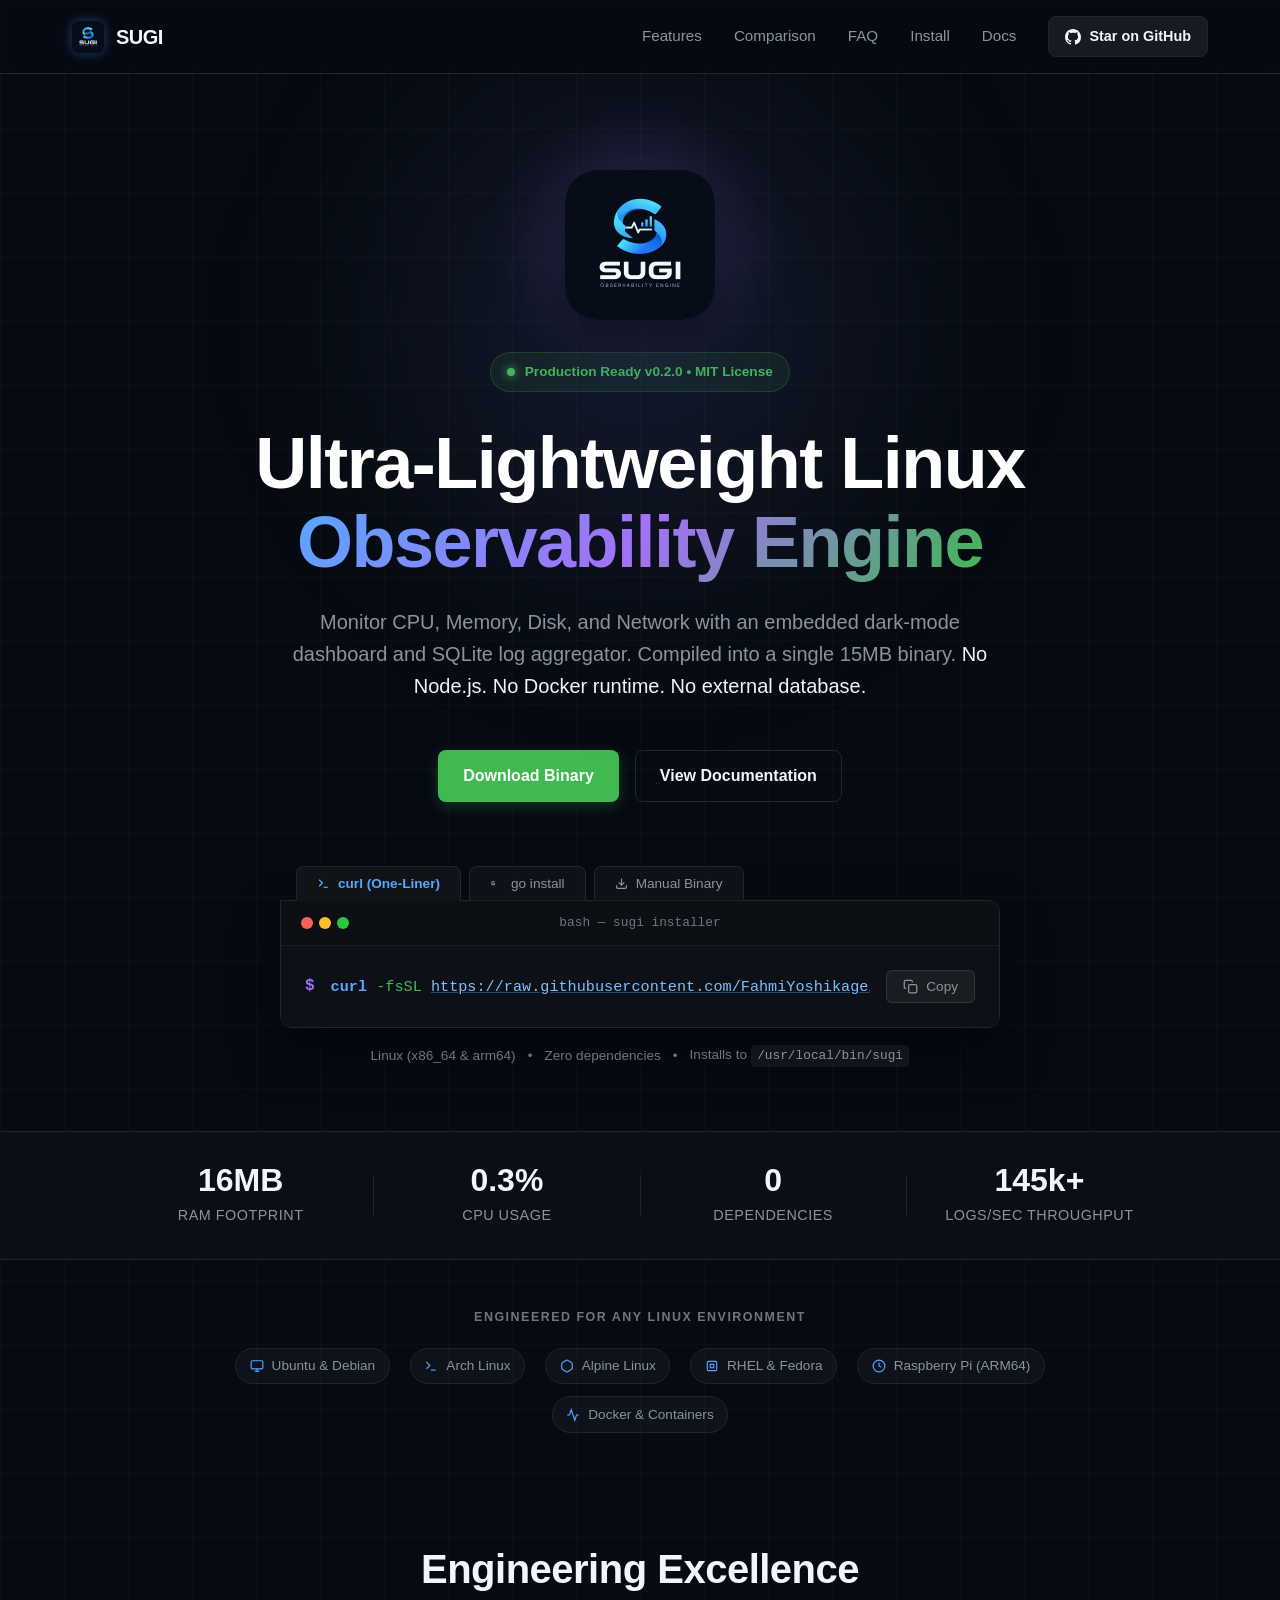
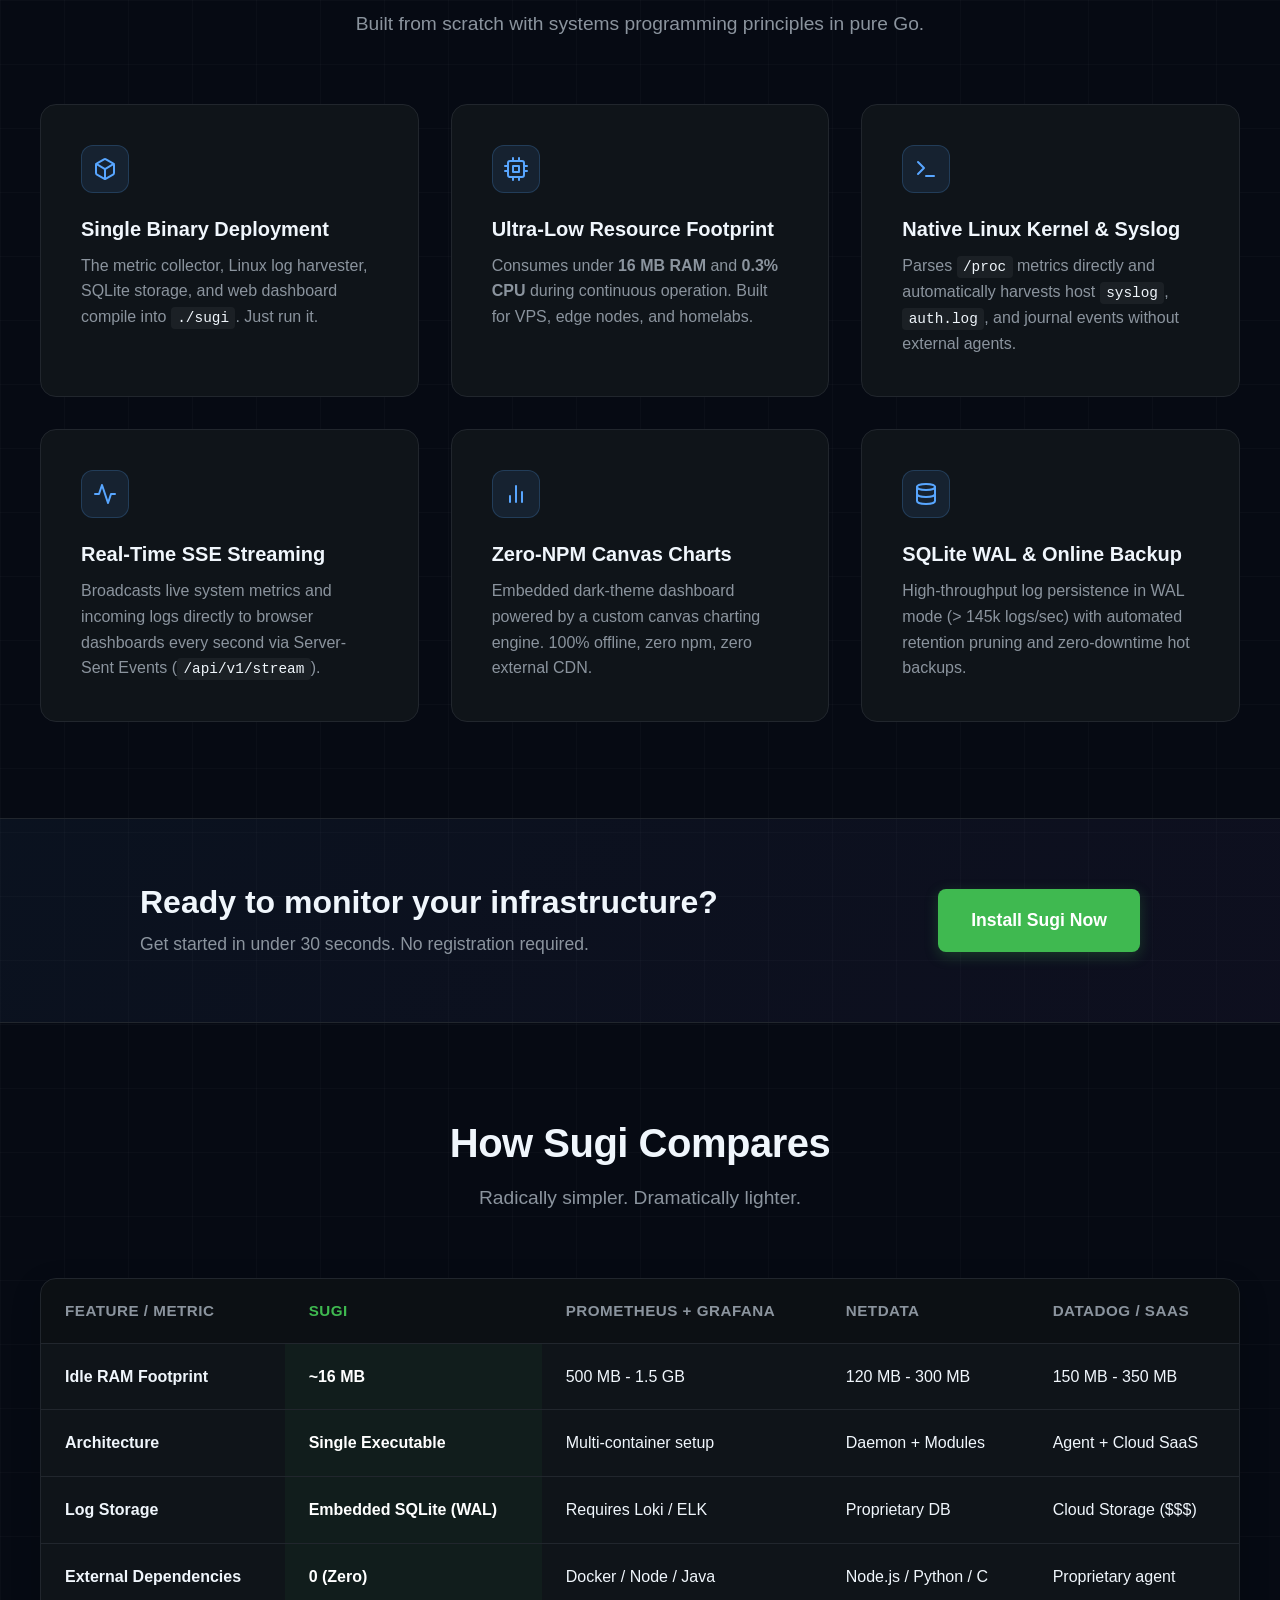
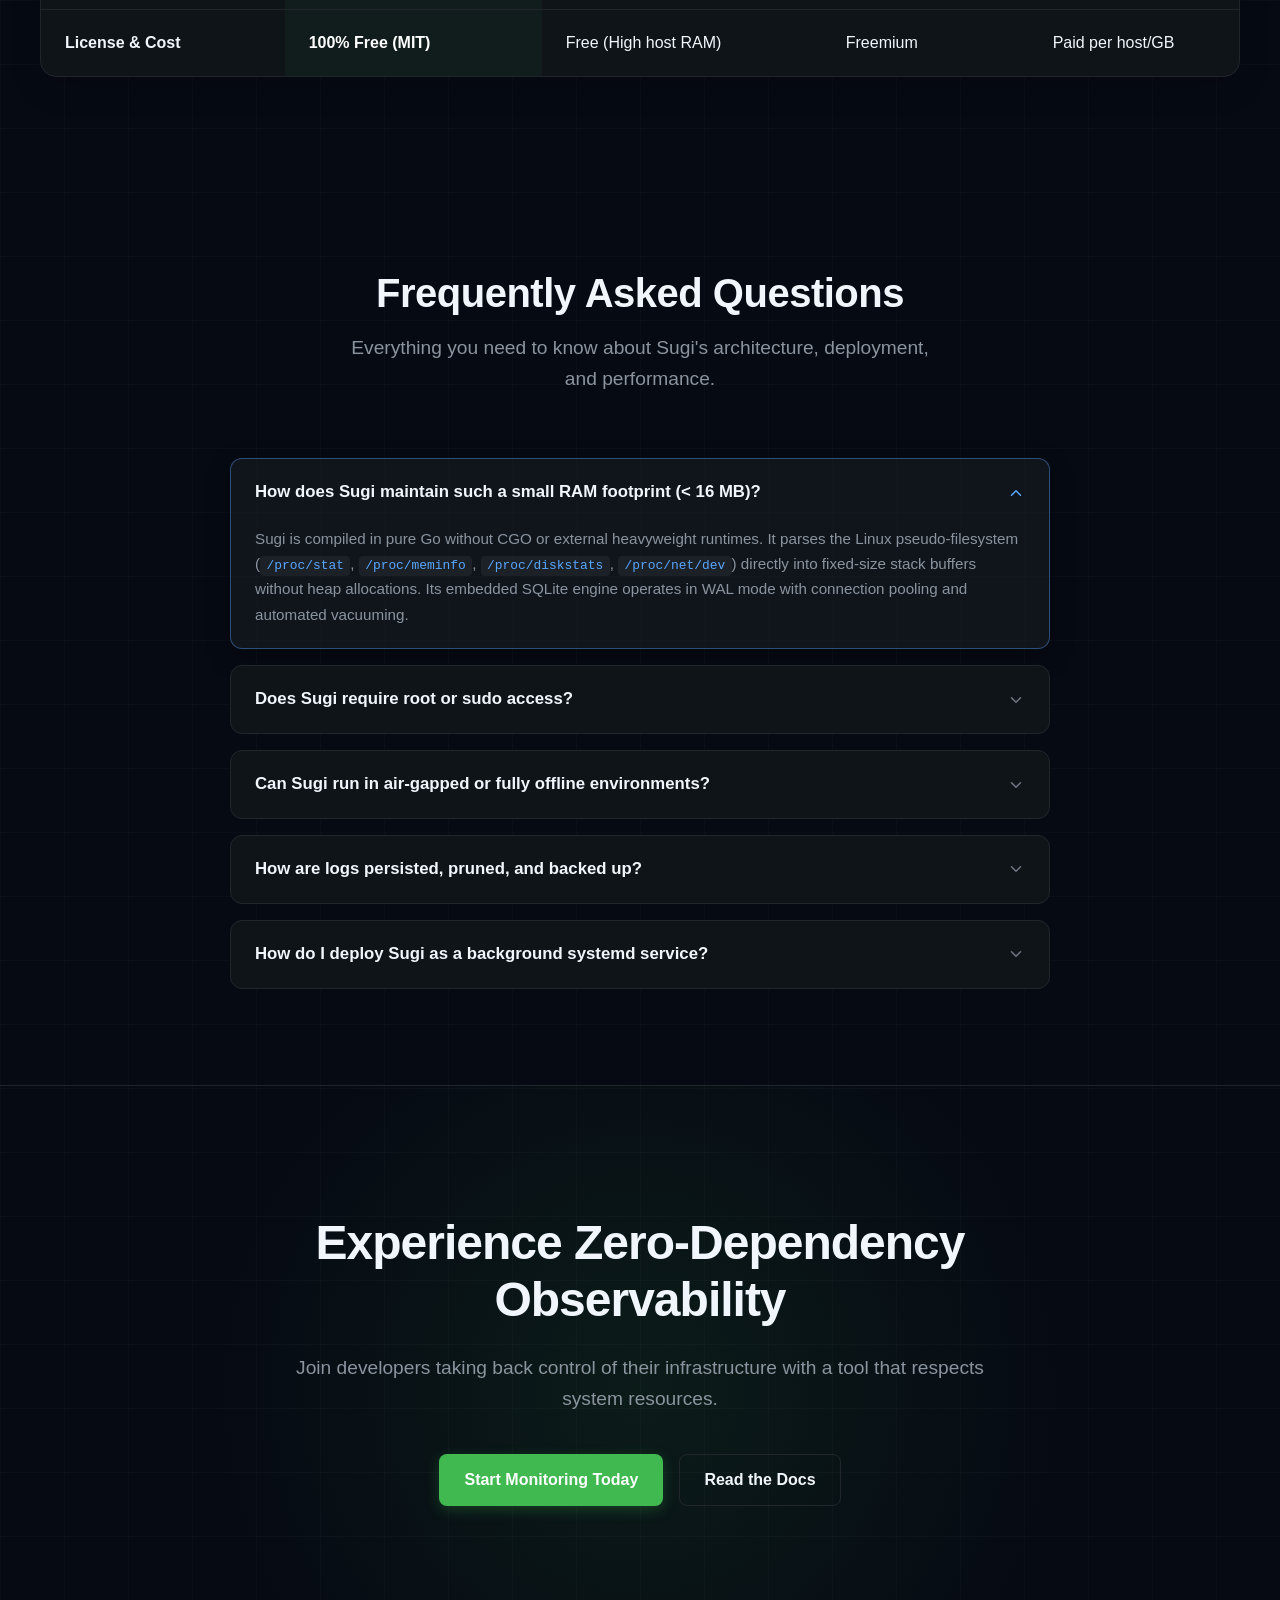
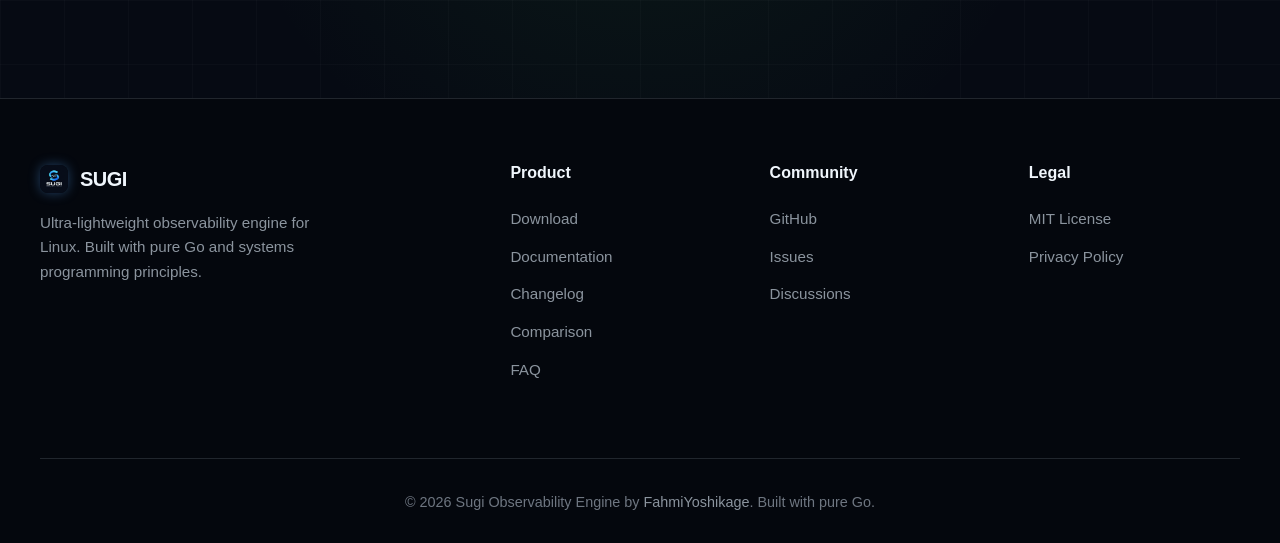
<file: docs/index.html>
<!DOCTYPE html>
<html lang="en">
<head>
  <meta charset="UTF-8">
  <meta name="viewport" content="width=device-width, initial-scale=1.0">
  <title>Sugi - Zero-Dependency Ultra-Lightweight Observability Engine</title>
  <meta name="description" content="A zero-dependency, ultra-lightweight single-binary observability engine in pure Go. Monitor CPU, Memory, Disk, and Network with embedded dark-mode dashboard and SQLite WAL logs.">
  <meta name="keywords" content="observability, monitoring, linux, metrics, logs, sqlite, single-binary, pure-go, sse">
  <link rel="canonical" href="https://fahmiyoshikage.github.io/sugi/">
  <link rel="icon" type="image/png" href="favicon.png">
  <link rel="icon" type="image/svg+xml" href="favicon.svg">

  <!-- Open Graph / Social -->
  <meta property="og:type" content="website">
  <meta property="og:url" content="https://fahmiyoshikage.github.io/sugi/">
  <meta property="og:title" content="Sugi - Ultra-Lightweight Observability Engine">
  <meta property="og:description" content="Single-binary metrics & logs aggregator with embedded real-time dark-mode dashboard in pure Go.">
  <meta property="og:image" content="https://fahmiyoshikage.github.io/sugi/logo.png">
  <meta name="twitter:card" content="summary_large_image">
  <meta name="twitter:title" content="Sugi - Ultra-Lightweight Observability Engine">
  <meta name="twitter:description" content="Single-binary metrics & logs aggregator with embedded real-time dark-mode dashboard in pure Go.">
  <meta name="twitter:image" content="https://fahmiyoshikage.github.io/sugi/logo.png">

  <!-- JSON-LD Structured Data -->
  <script type="application/ld+json">
  {
    "@context": "https://schema.org",
    "@graph": [
      {
        "@type": "SoftwareApplication",
        "name": "Sugi",
        "operatingSystem": "Linux",
        "applicationCategory": "DeveloperApplication",
        "license": "https://opensource.org/licenses/MIT",
        "offers": { "@type": "Offer", "price": "0", "priceCurrency": "USD" },
        "description": "Zero-dependency, ultra-lightweight single-binary observability engine with embedded dark-mode dashboard."
      },
      {
        "@type": "Organization",
        "name": "Sugi Project",
        "url": "https://github.com/FahmiYoshikage/sugi"
      },
      {
        "@type": "FAQPage",
        "mainEntity": [
          {
            "@type": "Question",
            "name": "How does Sugi maintain such a small RAM footprint (< 16 MB)?",
            "acceptedAnswer": {
              "@type": "Answer",
              "text": "Sugi is compiled in pure Go without CGO or external heavyweight runtimes. It parses the Linux pseudo-filesystem directly into fixed-size stack buffers without heap allocations."
            }
          },
          {
            "@type": "Question",
            "name": "Does Sugi require root or sudo access?",
            "acceptedAnswer": {
              "@type": "Answer",
              "text": "No. Reading standard system metrics from /proc requires ordinary unprivileged user permissions."
            }
          },
          {
            "@type": "Question",
            "name": "Can Sugi run in air-gapped or fully offline environments?",
            "acceptedAnswer": {
              "@type": "Answer",
              "text": "Yes, 100%. Sugi has zero external network dependencies. The entire web UI, custom HTML5 Canvas charting engine, and SQLite database are embedded directly into the single binary."
            }
          }
        ]
      }
    ]
  }
  </script>

  <link rel="stylesheet" href="style.css">
</head>
<body>

  <!-- Top Navigation -->
  <header class="nav">
    <div class="nav-container">
      <a href="#" class="nav-brand">
        <img src="logo-sm.png" alt="Sugi Logo" class="brand-logo" width="32" height="32">
        <span>SUGI</span>
      </a>
      <div class="nav-links">
        <a href="#features">Features</a>
        <a href="#compare">Comparison</a>
        <a href="#faq">FAQ</a>
        <a href="#install">Install</a>
        <a href="https://github.com/FahmiYoshikage/sugi#readme" target="_blank" rel="noopener">Docs</a>
        <a href="https://github.com/FahmiYoshikage/sugi" target="_blank" rel="noopener" class="btn btn-github">
          <svg height="16" width="16" viewBox="0 0 16 16" fill="currentColor">
            <path d="M8 0C3.58 0 0 3.58 0 8c0 3.54 2.29 6.53 5.47 7.59.4.07.55-.17.55-.38 0-.19-.01-.82-.01-1.49-2.01.37-2.53-.49-2.69-.94-.09-.23-.48-.94-.82-1.13-.28-.15-.68-.52-.01-.53.63-.01 1.08.58 1.23.82.72 1.21 1.87.87 2.33.66.07-.52.28-.87.51-1.07-1.78-.2-3.64-.89-3.64-3.95 0-.87.31-1.59.82-2.15-.08-.2-.36-1.02.08-2.12 0 0 .67-.21 2.2.82.64-.18 1.32-.27 2-.27.68 0 1.36.09 2 .27 1.53-1.04 2.2-.82 2.2-.82.44 1.1.16 1.92.08 2.12.51.56.82 1.27.82 2.15 0 3.07-1.87 3.75-3.65 3.95.29.25.54.73.54 1.48 0 1.07-.01 1.93-.01 2.2 0 .21.15.46.55.38A8.013 8.013 0 0016 8c0-4.42-3.58-8-8-8z"/>
          </svg>
          <span>Star on GitHub</span>
        </a>
      </div>
    </div>
  </header>

  <main>
    <!-- Hero Section -->
    <section class="hero">
      <div class="hero-brand-badge">
        <div class="hero-logo-glow"></div>
        <img src="logo.png" alt="Sugi Observability Engine Mascot Logo" class="hero-mascot">
      </div>

      <div class="hero-pill-wrapper">
        <div class="hero-pill">
          <span class="pulse-dot"></span>
          <span>Production Ready v0.2.0 &bull; MIT License</span>
        </div>
      </div>
      
      <h1>Ultra-Lightweight Linux<br><span class="hero-gradient-text">Observability Engine</span></h1>
      <p class="hero-subtitle">
        Monitor CPU, Memory, Disk, and Network with an embedded dark-mode dashboard and SQLite log aggregator.
        Compiled into a single 15MB binary. <strong>No Node.js. No Docker runtime. No external database.</strong>
      </p>

      <div class="hero-actions">
        <a href="https://github.com/FahmiYoshikage/sugi/releases" class="btn btn-primary">Download Binary</a>
        <a href="https://github.com/FahmiYoshikage/sugi#readme" class="btn btn-outline">View Documentation</a>
      </div>

      <!-- Interactive Terminal Installer Box -->
      <div id="install" class="terminal-container">
        <div class="terminal-tabs">
          <button class="t-tab active" data-tab="curl" onclick="setInstallTab('curl')">
            <svg width="13" height="13" viewBox="0 0 24 24" fill="none" stroke="currentColor" stroke-width="2.2"><polyline points="4 17 10 11 4 5"></polyline><line x1="12" y1="19" x2="20" y2="19"></line></svg>
            <span>curl (One-Liner)</span>
          </button>
          <button class="t-tab" data-tab="go" onclick="setInstallTab('go')">
            <svg width="13" height="13" viewBox="0 0 24 24" fill="currentColor"><path d="M1.986 11.215a4.015 4.015 0 0 1 1.706-2.908c1.378-.962 3.167-1.07 4.542-.31l-.813 1.408c-.851-.482-1.928-.42-2.753.155a2.38 2.38 0 0 0-1.011 1.737c-.126.966.388 1.897 1.258 2.274.87.377 1.895.148 2.508-.557v-.714H5.21v-1.632h3.818v2.793a3.916 3.916 0 0 1-3.69 2.222 4.032 4.032 0 0 1-3.352-4.468z"/></svg>
            <span>go install</span>
          </button>
          <button class="t-tab" data-tab="binary" onclick="setInstallTab('binary')">
            <svg width="13" height="13" viewBox="0 0 24 24" fill="none" stroke="currentColor" stroke-width="2.2"><path d="M21 15v4a2 2 0 0 1-2 2H5a2 2 0 0 1-2-2v-4"></path><polyline points="7 10 12 15 17 10"></polyline><line x1="12" y1="15" x2="12" y2="3"></line></svg>
            <span>Manual Binary</span>
          </button>
        </div>
        <div class="terminal-box">
          <div class="terminal-header">
            <div class="terminal-dots">
              <span class="t-dot t-red"></span>
              <span class="t-dot t-yellow"></span>
              <span class="t-dot t-green"></span>
            </div>
            <span class="terminal-title">bash &mdash; sugi installer</span>
            <div class="terminal-spacer"></div>
          </div>
          <div class="terminal-body">
            <div class="terminal-cmd-wrapper">
              <span class="t-prompt">$</span>
              <code id="terminal-content" class="terminal-cmd"><span class="hl-bin">curl</span> <span class="hl-flag">-fsSL</span> <span class="hl-url">https://raw.githubusercontent.com/FahmiYoshikage/sugi/master/install.sh</span> <span class="hl-op">|</span> <span class="hl-bin">sh</span></code>
            </div>
            <button id="copy-btn" class="copy-btn" onclick="copyCurrentCmd()" title="Copy command">
              <svg id="copy-icon" class="copy-svg" width="15" height="15" viewBox="0 0 24 24" fill="none" stroke="currentColor" stroke-width="2">
                <rect x="9" y="9" width="13" height="13" rx="2" ry="2"></rect>
                <path d="M5 15H4a2 2 0 0 1-2-2V4a2 2 0 0 1 2-2h9a2 2 0 0 1 2 2v1"></path>
              </svg>
              <span id="copy-text">Copy</span>
            </button>
          </div>
        </div>
        <div class="terminal-subtext">
          <span>Linux (x86_64 &amp; arm64)</span>
          <span>&bull;</span>
          <span>Zero dependencies</span>
          <span>&bull;</span>
          <span>Installs to <code>/usr/local/bin/sugi</code></span>
        </div>
      </div>
    </section>

    <!-- Stats Bar -->
    <div class="stats-bar">
      <div class="stats-container">
        <div class="stat-item">
          <span class="stat-value">16MB</span>
          <span class="stat-label">RAM Footprint</span>
        </div>
        <div class="stat-divider"></div>
        <div class="stat-item">
          <span class="stat-value">0.3%</span>
          <span class="stat-label">CPU Usage</span>
        </div>
        <div class="stat-divider"></div>
        <div class="stat-item">
          <span class="stat-value">0</span>
          <span class="stat-label">Dependencies</span>
        </div>
        <div class="stat-divider"></div>
        <div class="stat-item">
          <span class="stat-value">145k+</span>
          <span class="stat-label">Logs/sec throughput</span>
        </div>
      </div>
    </div>

    <!-- Ecosystem Compatibility Strip -->
    <section class="ecosystem-strip">
      <div class="ecosystem-title">Engineered for Any Linux Environment</div>
      <div class="ecosystem-badges">
        <span class="eco-badge">
          <svg width="14" height="14" viewBox="0 0 24 24" fill="none" stroke="currentColor" stroke-width="2"><rect x="2" y="3" width="20" height="14" rx="2" ry="2"></rect><line x1="8" y1="21" x2="16" y2="21"></line><line x1="12" y1="17" x2="12" y2="21"></line></svg>
          Ubuntu &amp; Debian
        </span>
        <span class="eco-badge">
          <svg width="14" height="14" viewBox="0 0 24 24" fill="none" stroke="currentColor" stroke-width="2"><polyline points="4 17 10 11 4 5"></polyline><line x1="12" y1="19" x2="20" y2="19"></line></svg>
          Arch Linux
        </span>
        <span class="eco-badge">
          <svg width="14" height="14" viewBox="0 0 24 24" fill="none" stroke="currentColor" stroke-width="2"><path d="M21 16V8a2 2 0 0 0-1-1.73l-7-4a2 2 0 0 0-2 0l-7 4A2 2 0 0 0 3 8v8a2 2 0 0 0 1 1.73l7 4a2 2 0 0 0 2 0l7-4A2 2 0 0 0 21 16z"></path></svg>
          Alpine Linux
        </span>
        <span class="eco-badge">
          <svg width="14" height="14" viewBox="0 0 24 24" fill="none" stroke="currentColor" stroke-width="2"><rect x="4" y="4" width="16" height="16" rx="2"></rect><rect x="9" y="9" width="6" height="6"></rect></svg>
          RHEL &amp; Fedora
        </span>
        <span class="eco-badge">
          <svg width="14" height="14" viewBox="0 0 24 24" fill="none" stroke="currentColor" stroke-width="2"><circle cx="12" cy="12" r="10"></circle><path d="M12 6v6l4 2"></path></svg>
          Raspberry Pi (ARM64)
        </span>
        <span class="eco-badge">
          <svg width="14" height="14" viewBox="0 0 24 24" fill="none" stroke="currentColor" stroke-width="2"><path d="M22 12h-4l-3 9L9 3l-3 9H2"></path></svg>
          Docker &amp; Containers
        </span>
      </div>
    </section>

    <!-- Key Features -->
    <section id="features" class="section">
      <div class="section-container">
        <div class="section-header">
          <h2>Engineering Excellence</h2>
          <p>Built from scratch with systems programming principles in pure Go.</p>
        </div>

        <div class="feature-grid">
          <div class="feature-card">
            <div class="feature-icon">
              <svg width="24" height="24" viewBox="0 0 24 24" fill="none" stroke="currentColor" stroke-width="2" stroke-linecap="round" stroke-linejoin="round"><path d="M21 16V8a2 2 0 0 0-1-1.73l-7-4a2 2 0 0 0-2 0l-7 4A2 2 0 0 0 3 8v8a2 2 0 0 0 1 1.73l7 4a2 2 0 0 0 2 0l7-4A2 2 0 0 0 21 16z"></path><polyline points="3.27 6.96 12 12.01 20.73 6.96"></polyline><line x1="12" y1="22.08" x2="12" y2="12"></line></svg>
            </div>
            <h3>Single Binary Deployment</h3>
            <p>The metric collector, Linux log harvester, SQLite storage, and web dashboard compile into <code>./sugi</code>. Just run it.</p>
          </div>

          <div class="feature-card">
            <div class="feature-icon">
              <svg width="24" height="24" viewBox="0 0 24 24" fill="none" stroke="currentColor" stroke-width="2" stroke-linecap="round" stroke-linejoin="round"><rect x="4" y="4" width="16" height="16" rx="2"/><rect x="9" y="9" width="6" height="6"/><line x1="9" y1="1" x2="9" y2="4"/><line x1="15" y1="1" x2="15" y2="4"/><line x1="9" y1="20" x2="9" y2="23"/><line x1="15" y1="20" x2="15" y2="23"/><line x1="20" y1="9" x2="23" y2="9"/><line x1="20" y1="14" x2="23" y2="14"/><line x1="1" y1="9" x2="4" y2="9"/><line x1="1" y1="14" x2="4" y2="14"/></svg>
            </div>
            <h3>Ultra-Low Resource Footprint</h3>
            <p>Consumes under <strong>16 MB RAM</strong> and <strong>0.3% CPU</strong> during continuous operation. Built for VPS, edge nodes, and homelabs.</p>
          </div>

          <div class="feature-card">
            <div class="feature-icon">
              <svg width="24" height="24" viewBox="0 0 24 24" fill="none" stroke="currentColor" stroke-width="2" stroke-linecap="round" stroke-linejoin="round"><polyline points="4 17 10 11 4 5"/><line x1="12" y1="19" x2="20" y2="19"/></svg>
            </div>
            <h3>Native Linux Kernel &amp; Syslog</h3>
            <p>Parses <code>/proc</code> metrics directly and automatically harvests host <code>syslog</code>, <code>auth.log</code>, and journal events without external agents.</p>
          </div>

          <div class="feature-card">
            <div class="feature-icon">
              <svg width="24" height="24" viewBox="0 0 24 24" fill="none" stroke="currentColor" stroke-width="2" stroke-linecap="round" stroke-linejoin="round"><polyline points="22 12 18 12 15 21 9 3 6 12 2 12"/></svg>
            </div>
            <h3>Real-Time SSE Streaming</h3>
            <p>Broadcasts live system metrics and incoming logs directly to browser dashboards every second via Server-Sent Events (<code>/api/v1/stream</code>).</p>
          </div>

          <div class="feature-card">
            <div class="feature-icon">
              <svg width="24" height="24" viewBox="0 0 24 24" fill="none" stroke="currentColor" stroke-width="2" stroke-linecap="round" stroke-linejoin="round"><line x1="18" y1="20" x2="18" y2="10"/><line x1="12" y1="20" x2="12" y2="4"/><line x1="6" y1="20" x2="6" y2="14"/></svg>
            </div>
            <h3>Zero-NPM Canvas Charts</h3>
            <p>Embedded dark-theme dashboard powered by a custom canvas charting engine. 100% offline, zero npm, zero external CDN.</p>
          </div>

          <div class="feature-card">
            <div class="feature-icon">
              <svg width="24" height="24" viewBox="0 0 24 24" fill="none" stroke="currentColor" stroke-width="2" stroke-linecap="round" stroke-linejoin="round"><ellipse cx="12" cy="5" rx="9" ry="3"/><path d="M21 12c0 1.66-4 3-9 3s-9-1.34-9-3"/><path d="M3 5v14c0 1.66 4 3 9 3s9-1.34 9-3V5"/></svg>
            </div>
            <h3>SQLite WAL &amp; Online Backup</h3>
            <p>High-throughput log persistence in WAL mode (> 145k logs/sec) with automated retention pruning and zero-downtime hot backups.</p>
          </div>
        </div>
      </div>
    </section>

    <!-- Mid-Page CTA Banner -->
    <section class="mid-cta">
      <div class="mid-cta-container">
        <div class="mid-cta-content">
          <h2>Ready to monitor your infrastructure?</h2>
          <p>Get started in under 30 seconds. No registration required.</p>
        </div>
        <div class="mid-cta-action">
          <a href="#install" class="btn btn-primary btn-lg">Install Sugi Now</a>
        </div>
      </div>
    </section>

    <!-- Comparison Matrix -->
    <section id="compare" class="section">
      <div class="section-container">
        <div class="section-header">
          <h2>How Sugi Compares</h2>
          <p>Radically simpler. Dramatically lighter.</p>
        </div>

        <div class="table-wrapper">
          <table class="compare-table">
            <thead>
              <tr>
                <th>Feature / Metric</th>
                <th class="highlight-col">Sugi</th>
                <th>Prometheus + Grafana</th>
                <th>Netdata</th>
                <th>Datadog / SaaS</th>
              </tr>
            </thead>
            <tbody>
              <tr>
                <td><strong>Idle RAM Footprint</strong></td>
                <td class="highlight-col"><strong>~16 MB</strong></td>
                <td>500 MB - 1.5 GB</td>
                <td>120 MB - 300 MB</td>
                <td>150 MB - 350 MB</td>
              </tr>
              <tr>
                <td><strong>Architecture</strong></td>
                <td class="highlight-col">Single Executable</td>
                <td>Multi-container setup</td>
                <td>Daemon + Modules</td>
                <td>Agent + Cloud SaaS</td>
              </tr>
              <tr>
                <td><strong>Log Storage</strong></td>
                <td class="highlight-col">Embedded SQLite (WAL)</td>
                <td>Requires Loki / ELK</td>
                <td>Proprietary DB</td>
                <td>Cloud Storage ($$$)</td>
              </tr>
              <tr>
                <td><strong>External Dependencies</strong></td>
                <td class="highlight-col"><strong>0 (Zero)</strong></td>
                <td>Docker / Node / Java</td>
                <td>Node.js / Python / C</td>
                <td>Proprietary agent</td>
              </tr>
              <tr>
                <td><strong>License & Cost</strong></td>
                <td class="highlight-col"><strong>100% Free (MIT)</strong></td>
                <td>Free (High host RAM)</td>
                <td>Freemium</td>
                <td>Paid per host/GB</td>
              </tr>
            </tbody>
          </table>
        </div>
      </div>
    </section>

    <!-- Frequently Asked Questions (HugoBlox Style) -->
    <section id="faq" class="section">
      <div class="section-container">
        <div class="section-header">
          <h2>Frequently Asked Questions</h2>
          <p>Everything you need to know about Sugi's architecture, deployment, and performance.</p>
        </div>

        <div class="faq-grid">
          <details class="faq-item" open>
            <summary class="faq-question">
              <span>How does Sugi maintain such a small RAM footprint (&lt; 16 MB)?</span>
              <svg class="faq-icon" width="20" height="20" viewBox="0 0 24 24" fill="none" stroke="currentColor" stroke-width="2" stroke-linecap="round" stroke-linejoin="round"><polyline points="6 9 12 15 18 9"></polyline></svg>
            </summary>
            <div class="faq-answer">
              <p>Sugi is compiled in pure Go without CGO or external heavyweight runtimes. It parses the Linux pseudo-filesystem (<code>/proc/stat</code>, <code>/proc/meminfo</code>, <code>/proc/diskstats</code>, <code>/proc/net/dev</code>) directly into fixed-size stack buffers without heap allocations. Its embedded SQLite engine operates in WAL mode with connection pooling and automated vacuuming.</p>
            </div>
          </details>

          <details class="faq-item">
            <summary class="faq-question">
              <span>Does Sugi require root or sudo access?</span>
              <svg class="faq-icon" width="20" height="20" viewBox="0 0 24 24" fill="none" stroke="currentColor" stroke-width="2" stroke-linecap="round" stroke-linejoin="round"><polyline points="6 9 12 15 18 9"></polyline></svg>
            </summary>
            <div class="faq-answer">
              <p>No. Reading standard system metrics from <code>/proc</code> requires ordinary unprivileged user permissions. For automated host syslog harvesting (<code>/var/log/syslog</code>, <code>/var/log/auth.log</code>), your user simply needs read access or membership in the standard Linux <code>adm</code> or <code>systemd-journal</code> group.</p>
            </div>
          </details>

          <details class="faq-item">
            <summary class="faq-question">
              <span>Can Sugi run in air-gapped or fully offline environments?</span>
              <svg class="faq-icon" width="20" height="20" viewBox="0 0 24 24" fill="none" stroke="currentColor" stroke-width="2" stroke-linecap="round" stroke-linejoin="round"><polyline points="6 9 12 15 18 9"></polyline></svg>
            </summary>
            <div class="faq-answer">
              <p>Yes, 100%. Sugi has zero external network dependencies. The entire web UI, custom HTML5 Canvas charting engine, SQLite database, and metric aggregators are embedded directly into the single binary via <code>go:embed</code>. No CDN requests, no npm scripts, and no external telemetry calls are ever made.</p>
            </div>
          </details>

          <details class="faq-item">
            <summary class="faq-question">
              <span>How are logs persisted, pruned, and backed up?</span>
              <svg class="faq-icon" width="20" height="20" viewBox="0 0 24 24" fill="none" stroke="currentColor" stroke-width="2" stroke-linecap="round" stroke-linejoin="round"><polyline points="6 9 12 15 18 9"></polyline></svg>
            </summary>
            <div class="faq-answer">
              <p>Logs are buffered through an async bounded queue and written in batch transactions to embedded SQLite with Write-Ahead Logging (WAL). A background worker automatically purges logs beyond your retention policy (configurable via <code>-retention 7d</code>). Live hot backups can be triggered anytime via <code>VACUUM INTO</code> without taking the server offline.</p>
            </div>
          </details>

          <details class="faq-item">
            <summary class="faq-question">
              <span>How do I deploy Sugi as a background systemd service?</span>
              <svg class="faq-icon" width="20" height="20" viewBox="0 0 24 24" fill="none" stroke="currentColor" stroke-width="2" stroke-linecap="round" stroke-linejoin="round"><polyline points="6 9 12 15 18 9"></polyline></svg>
            </summary>
            <div class="faq-answer">
              <p>Our pre-compiled Debian packages (<code>.deb</code>) automatically register and enable a <code>sugi.service</code> systemd unit upon installation (<code>sudo apt install ./sugi_0.2.0_linux_amd64.deb</code>). Alternatively, a production-ready systemd unit template is documented in our README for manual setups.</p>
            </div>
          </details>
        </div>
      </div>
    </section>

    <!-- Final CTA Section -->
    <section class="final-cta">
      <div class="final-cta-bg"></div>
      <div class="final-cta-content">
        <h2>Experience Zero-Dependency Observability</h2>
        <p>Join developers taking back control of their infrastructure with a tool that respects system resources.</p>
        <div class="hero-actions">
          <a href="#install" class="btn btn-primary">Start Monitoring Today</a>
          <a href="https://github.com/FahmiYoshikage/sugi#readme" class="btn btn-outline">Read the Docs</a>
        </div>
      </div>
    </section>
  </main>

  <!-- Multi-column Footer -->
  <footer class="site-footer">
    <div class="footer-container">
      <div class="footer-grid">
        <div class="footer-col brand-col">
          <a href="#" class="nav-brand">
            <img src="logo-sm.png" alt="Sugi Logo" class="brand-logo" width="28" height="28">
            <span>SUGI</span>
          </a>
          <p class="footer-desc">Ultra-lightweight observability engine for Linux. Built with pure Go and systems programming principles.</p>
        </div>
        
        <div class="footer-col">
          <h4>Product</h4>
          <ul>
            <li><a href="#install">Download</a></li>
            <li><a href="https://github.com/FahmiYoshikage/sugi#readme" target="_blank" rel="noopener">Documentation</a></li>
            <li><a href="https://github.com/FahmiYoshikage/sugi/releases" target="_blank" rel="noopener">Changelog</a></li>
            <li><a href="#compare">Comparison</a></li>
            <li><a href="#faq">FAQ</a></li>
          </ul>
        </div>
        
        <div class="footer-col">
          <h4>Community</h4>
          <ul>
            <li><a href="https://github.com/FahmiYoshikage/sugi" target="_blank" rel="noopener">GitHub</a></li>
            <li><a href="https://github.com/FahmiYoshikage/sugi/issues" target="_blank" rel="noopener">Issues</a></li>
            <li><a href="https://github.com/FahmiYoshikage/sugi/discussions" target="_blank" rel="noopener">Discussions</a></li>
          </ul>
        </div>
        
        <div class="footer-col">
          <h4>Legal</h4>
          <ul>
            <li><a href="https://github.com/FahmiYoshikage/sugi/blob/master/LICENSE" target="_blank" rel="noopener">MIT License</a></li>
            <li><a href="#">Privacy Policy</a></li>
          </ul>
        </div>
      </div>
      
      <div class="footer-bottom">
        <p>&copy; 2026 Sugi Observability Engine by <a href="https://github.com/FahmiYoshikage" target="_blank" rel="noopener">FahmiYoshikage</a>. Built with pure Go.</p>
      </div>
    </div>
  </footer>

  <script src="script.js"></script>
</body>
</html>
</file>
<file: docs/style.css>
:root {
  --bg-page: #060a13;
  --bg-surface: #0f1419;
  --bg-card: #161b22;
  --border: #21262d;
  --text-primary: #f0f6fc;
  --text-secondary: #8b949e;
  --text-muted: #6e7681;
  --accent-green: #3fb950;
  --accent-blue: #58a6ff;
  --accent-purple: #a371f7;
  
  --font-sans: Inter, -apple-system, BlinkMacSystemFont, 'Segoe UI', Roboto, sans-serif;
  --font-mono: 'JetBrains Mono', ui-monospace, SFMono-Regular, 'SF Mono', Menlo, monospace;
}

* {
  box-sizing: border-box;
  margin: 0;
  padding: 0;
}

html {
  scroll-behavior: smooth;
}

body {
  background-color: var(--bg-page);
  color: var(--text-primary);
  font-family: var(--font-sans);
  line-height: 1.6;
  overflow-x: hidden;
  -webkit-font-smoothing: antialiased;
  background-image:
    linear-gradient(to right, rgba(255, 255, 255, 0.02) 1px, transparent 1px),
    linear-gradient(to bottom, rgba(255, 255, 255, 0.02) 1px, transparent 1px);
  background-size: 4rem 4rem;
}

/* Typography */
h1, h2, h3, h4, h5, h6 {
  font-weight: 700;
  line-height: 1.2;
}

code {
  font-family: var(--font-mono);
}

/* Buttons */
.btn {
  display: inline-flex;
  align-items: center;
  justify-content: center;
  gap: 0.5rem;
  padding: 0.75rem 1.5rem;
  font-size: 1rem;
  font-weight: 600;
  border-radius: 8px;
  text-decoration: none;
  cursor: pointer;
  transition: all 0.2s ease;
  border: 1px solid transparent;
}

.btn-primary {
  background-color: var(--accent-green);
  color: #fff;
  box-shadow: 0 4px 14px rgba(63, 185, 80, 0.25);
}

.btn-primary:hover {
  background-color: #46c758;
  transform: translateY(-2px);
  box-shadow: 0 6px 20px rgba(63, 185, 80, 0.4);
}

.btn-outline {
  background-color: transparent;
  color: var(--text-primary);
  border-color: var(--border);
}

.btn-outline:hover {
  background-color: rgba(255, 255, 255, 0.05);
  border-color: var(--text-secondary);
}

.btn-github {
  background-color: var(--bg-card);
  border-color: var(--border);
  color: var(--text-primary);
  padding: 0.5rem 1rem;
  font-size: 0.9rem;
}

.btn-github:hover {
  background-color: #1e252e;
  border-color: var(--text-secondary);
}

.btn-lg {
  padding: 1rem 2rem;
  font-size: 1.1rem;
}

/* Navigation */
.nav {
  position: sticky;
  top: 0;
  background: rgba(6, 10, 19, 0.75);
  backdrop-filter: blur(12px);
  -webkit-backdrop-filter: blur(12px);
  border-bottom: 1px solid var(--border);
  z-index: 1000;
}

.nav-container {
  max-width: 1200px;
  margin: 0 auto;
  padding: 1rem 2rem;
  display: flex;
  justify-content: space-between;
  align-items: center;
}

.nav-brand {
  display: flex;
  align-items: center;
  gap: 0.75rem;
  text-decoration: none;
  color: var(--text-primary);
  font-weight: 700;
  font-size: 1.25rem;
  letter-spacing: -0.5px;
}

.brand-logo {
  border-radius: 8px;
  box-shadow: 0 0 12px rgba(88, 166, 255, 0.35);
}

.nav-links {
  display: flex;
  gap: 2rem;
  align-items: center;
  flex-wrap: wrap;
}

.nav-links a:not(.btn) {
  color: var(--text-secondary);
  text-decoration: none;
  font-size: 0.95rem;
  font-weight: 500;
  transition: color 0.2s;
}

.nav-links a:not(.btn):hover {
  color: var(--text-primary);
}

/* Hero Section */
.hero {
  padding: 6rem 1.5rem 4rem;
  text-align: center;
  max-width: 960px;
  margin: 0 auto;
  position: relative;
  overflow: hidden;
}

/* HugoBlox-style ambient glow orbs (symmetrical) */
.hero::before {
  content: '';
  position: absolute;
  top: -100px;
  left: 50%;
  transform: translateX(-50%);
  width: 700px;
  height: 700px;
  background: radial-gradient(circle, rgba(88, 166, 255, 0.14) 0%, rgba(163, 113, 247, 0.07) 35%, rgba(63, 185, 80, 0.04) 55%, transparent 70%);
  border-radius: 50%;
  filter: blur(80px);
  pointer-events: none;
  z-index: 0;
}

.hero-brand-badge {
  position: relative;
  display: block;
  width: fit-content;
  margin: 0 auto 2rem;
  z-index: 1;
}

.hero-logo-glow {
  position: absolute;
  top: 50%;
  left: 50%;
  transform: translate(-50%, -50%);
  width: 260px;
  height: 260px;
  background: radial-gradient(circle, rgba(88, 166, 255, 0.28) 0%, rgba(163, 113, 247, 0.12) 45%, transparent 70%);
  border-radius: 50%;
  filter: blur(24px);
  z-index: 0;
  pointer-events: none;
}

.hero-mascot {
  display: block;
  position: relative;
  width: 150px;
  height: 150px;
  margin: 0 auto;
  border-radius: 32px;
  box-shadow: 0 20px 40px rgba(0, 0, 0, 0.5), 0 0 0 1px rgba(255, 255, 255, 0.1) inset;
  transition: transform 0.3s cubic-bezier(0.34, 1.56, 0.64, 1), box-shadow 0.3s ease;
  z-index: 1;
}

.hero-mascot:hover {
  transform: translateY(-4px) scale(1.03);
  box-shadow: 0 24px 50px rgba(0, 0, 0, 0.6), 0 0 30px rgba(88, 166, 255, 0.35);
}

.hero-pill-wrapper {
  display: block;
  margin: 0 auto 2rem;
}

.hero-pill {
  display: inline-flex;
  align-items: center;
  gap: 0.6rem;
  padding: 0.5rem 1rem;
  border-radius: 999px;
  background: rgba(63, 185, 80, 0.1);
  border: 1px solid rgba(63, 185, 80, 0.2);
  color: var(--accent-green);
  font-size: 0.85rem;
  font-weight: 600;
}

.pulse-dot {
  width: 8px;
  height: 8px;
  border-radius: 50%;
  background-color: var(--accent-green);
  box-shadow: 0 0 10px var(--accent-green);
  animation: pulse 2s infinite;
}

@keyframes pulse {
  0% { transform: scale(0.95); box-shadow: 0 0 0 0 rgba(63, 185, 80, 0.7); }
  70% { transform: scale(1); box-shadow: 0 0 0 6px rgba(63, 185, 80, 0); }
  100% { transform: scale(0.95); box-shadow: 0 0 0 0 rgba(63, 185, 80, 0); }
}

.hero h1 {
  font-size: clamp(2.5rem, 6vw, 4.5rem);
  font-weight: 800;
  letter-spacing: -1.5px;
  margin-bottom: 1.5rem;
  line-height: 1.1;
  color: #ffffff;
  -webkit-text-fill-color: #ffffff;
  position: relative;
  z-index: 1;
}

.hero-gradient-text {
  background: linear-gradient(135deg, var(--accent-blue) 0%, var(--accent-purple) 50%, var(--accent-green) 100%);
  -webkit-background-clip: text;
  -webkit-text-fill-color: transparent;
  background-clip: text;
}

.hero-subtitle {
  font-size: 1.25rem;
  color: var(--text-secondary);
  max-width: 720px;
  margin: 0 auto 3rem;
  line-height: 1.6;
}

.hero-subtitle strong {
  color: var(--text-primary);
  font-weight: 500;
}

.hero-actions {
  display: flex;
  justify-content: center;
  gap: 1rem;
  flex-wrap: wrap;
  margin-bottom: 4rem;
}

/* Terminal Container */
.terminal-container {
  max-width: 720px;
  margin: 0 auto;
}

.terminal-tabs {
  display: flex;
  gap: 0.5rem;
  padding-left: 1rem;
  position: relative;
  z-index: 2;
  margin-bottom: -1px;
}

.t-tab {
  background: rgba(22, 27, 34, 0.5);
  color: var(--text-secondary);
  border: 1px solid var(--border);
  border-bottom: none;
  border-radius: 8px 8px 0 0;
  padding: 0.6rem 1.25rem;
  font-size: 0.85rem;
  font-weight: 500;
  cursor: pointer;
  display: inline-flex;
  align-items: center;
  gap: 0.5rem;
  font-family: inherit;
  transition: all 0.2s ease;
}

.t-tab:hover {
  color: var(--text-primary);
  background: var(--bg-card);
}

.t-tab.active {
  background: var(--bg-surface);
  color: var(--accent-blue);
  border-color: var(--border);
  font-weight: 600;
}

.terminal-box {
  background: var(--bg-surface);
  border: 1px solid var(--border);
  border-radius: 0 12px 12px 12px;
  overflow: hidden;
  box-shadow: 0 24px 50px rgba(0, 0, 0, 0.5);
  text-align: left;
}

.terminal-header {
  background: rgba(0, 0, 0, 0.2);
  padding: 0.75rem 1.25rem;
  display: flex;
  align-items: center;
  justify-content: space-between;
  border-bottom: 1px solid rgba(255, 255, 255, 0.05);
}

.terminal-dots {
  display: flex;
  gap: 6px;
}

.t-dot { width: 12px; height: 12px; border-radius: 50%; }
.t-red { background: #ff5f56; }
.t-yellow { background: #ffbd2e; }
.t-green { background: #27c93f; }

.terminal-title {
  font-family: var(--font-mono);
  font-size: 0.8rem;
  color: var(--text-muted);
}

.terminal-spacer { width: 48px; }

.terminal-body {
  padding: 1.5rem;
  display: flex;
  justify-content: space-between;
  align-items: center;
  gap: 1rem;
  background: #0d1117;
}

.terminal-cmd-wrapper {
  display: flex;
  align-items: center;
  gap: 1rem;
  overflow-x: auto;
  white-space: nowrap;
  scrollbar-width: thin;
}

.t-prompt {
  color: var(--accent-purple);
  font-weight: 700;
  user-select: none;
  font-family: var(--font-mono);
}

.terminal-cmd {
  color: #e6edf3;
  font-family: var(--font-mono);
  font-size: 0.95rem;
}

/* Syntax Highlighting */
.hl-bin { color: var(--accent-blue); font-weight: 600; }
.hl-flag { color: var(--accent-green); }
.hl-url { color: #79c0ff; text-decoration: underline; text-decoration-color: rgba(121, 192, 255, 0.3); }
.hl-op { color: var(--accent-purple); font-weight: bold; }
.hl-cmd { color: #ffa657; }
.hl-param { color: #e6edf3; }

.copy-btn {
  background: rgba(255, 255, 255, 0.05);
  border: 1px solid rgba(255, 255, 255, 0.1);
  color: var(--text-secondary);
  cursor: pointer;
  padding: 0.5rem 1rem;
  border-radius: 6px;
  display: inline-flex;
  align-items: center;
  gap: 0.5rem;
  font-size: 0.85rem;
  font-weight: 500;
  transition: all 0.2s ease;
  flex-shrink: 0;
}

.copy-btn:hover {
  background: rgba(255, 255, 255, 0.1);
  color: #fff;
}

.copy-btn.copied {
  background: rgba(63, 185, 80, 0.15);
  border-color: rgba(63, 185, 80, 0.4);
  color: var(--accent-green);
}

.terminal-subtext {
  display: flex;
  align-items: center;
  justify-content: center;
  gap: 0.75rem;
  margin-top: 1rem;
  font-size: 0.85rem;
  color: var(--text-muted);
  flex-wrap: wrap;
}

.terminal-subtext code {
  background: rgba(255, 255, 255, 0.05);
  padding: 0.2rem 0.4rem;
  border-radius: 4px;
  color: var(--text-secondary);
  font-size: 0.8rem;
}

/* Stats Bar */
.stats-bar {
  border-top: 1px solid var(--border);
  border-bottom: 1px solid var(--border);
  background: rgba(15, 20, 25, 0.5);
  padding: 2rem 1.5rem;
}

.stats-container {
  max-width: 1000px;
  margin: 0 auto;
  display: flex;
  justify-content: space-between;
  align-items: center;
  flex-wrap: wrap;
  gap: 2rem;
}

.stat-item {
  display: flex;
  flex-direction: column;
  align-items: center;
  gap: 0.5rem;
  flex: 1;
  min-width: 150px;
}

.stat-value {
  font-size: 2rem;
  font-weight: 800;
  color: var(--text-primary);
  line-height: 1;
}

.stat-label {
  font-size: 0.9rem;
  color: var(--text-secondary);
  font-weight: 500;
  text-transform: uppercase;
  letter-spacing: 0.5px;
}

.stat-divider {
  width: 1px;
  height: 40px;
  background: var(--border);
}

@media (max-width: 768px) {
  .stat-divider { display: none; }
  .stats-container { gap: 2rem 1rem; }
  .stat-item { flex: 0 0 calc(50% - 1rem); }
}

/* Ecosystem Compatibility Strip */
.ecosystem-strip {
  padding: 3rem 1.5rem 1rem;
  text-align: center;
}

.ecosystem-title {
  font-size: 0.78rem;
  font-weight: 600;
  letter-spacing: 1.5px;
  text-transform: uppercase;
  color: var(--text-muted);
  margin-bottom: 1.25rem;
}

.ecosystem-badges {
  display: flex;
  justify-content: center;
  align-items: center;
  gap: 0.75rem 1.25rem;
  flex-wrap: wrap;
  max-width: 950px;
  margin: 0 auto;
}

.eco-badge {
  display: inline-flex;
  align-items: center;
  gap: 0.5rem;
  color: var(--text-secondary);
  font-size: 0.85rem;
  font-weight: 500;
  padding: 0.4rem 0.85rem;
  background: rgba(255, 255, 255, 0.03);
  border: 1px solid var(--border);
  border-radius: 999px;
  transition: all 0.2s ease;
}

.eco-badge svg {
  color: var(--accent-blue);
}

.eco-badge:hover {
  color: var(--text-primary);
  border-color: rgba(88, 166, 255, 0.35);
  background: rgba(88, 166, 255, 0.08);
  transform: translateY(-1px);
}

/* Sections */
.section {
  padding: 6rem 1.5rem;
}

.section-container {
  max-width: 1200px;
  margin: 0 auto;
}

.section-header {
  text-align: center;
  margin-bottom: 4rem;
}

.section-header h2 {
  font-size: 2.5rem;
  margin-bottom: 1rem;
  letter-spacing: -0.5px;
}

.section-header p {
  color: var(--text-secondary);
  font-size: 1.2rem;
  max-width: 600px;
  margin: 0 auto;
}

/* Feature Grid */
.feature-grid {
  display: grid;
  grid-template-columns: repeat(auto-fit, minmax(320px, 1fr));
  gap: 2rem;
}

.feature-card {
  background: var(--bg-surface);
  border: 1px solid var(--border);
  padding: 2.5rem;
  border-radius: 16px;
  transition: transform 0.3s ease, box-shadow 0.3s ease, border-color 0.3s ease;
}

.feature-card:hover {
  transform: translateY(-5px);
  box-shadow: 0 12px 30px rgba(0, 0, 0, 0.4);
  border-color: rgba(88, 166, 255, 0.3);
}

.feature-icon {
  width: 48px;
  height: 48px;
  border-radius: 12px;
  background: rgba(88, 166, 255, 0.1);
  border: 1px solid rgba(88, 166, 255, 0.2);
  display: flex;
  align-items: center;
  justify-content: center;
  color: var(--accent-blue);
  margin-bottom: 1.5rem;
  transition: all 0.3s ease;
}

.feature-card:hover .feature-icon {
  background: rgba(88, 166, 255, 0.2);
  transform: scale(1.05);
}

.feature-card h3 {
  font-size: 1.25rem;
  margin-bottom: 0.75rem;
  color: var(--text-primary);
}

.feature-card p {
  color: var(--text-secondary);
  font-size: 1rem;
  line-height: 1.6;
}

.feature-card code {
  background: rgba(255, 255, 255, 0.05);
  padding: 0.2rem 0.4rem;
  border-radius: 4px;
  color: var(--text-primary);
  font-size: 0.9em;
}

/* Mid CTA Banner */
.mid-cta {
  padding: 4rem 1.5rem;
  background: linear-gradient(135deg, rgba(88, 166, 255, 0.05) 0%, rgba(163, 113, 247, 0.05) 100%);
  border-top: 1px solid var(--border);
  border-bottom: 1px solid var(--border);
}

.mid-cta-container {
  max-width: 1000px;
  margin: 0 auto;
  display: flex;
  justify-content: space-between;
  align-items: center;
  gap: 2rem;
  flex-wrap: wrap;
}

.mid-cta-content h2 {
  font-size: 2rem;
  margin-bottom: 0.5rem;
}

.mid-cta-content p {
  color: var(--text-secondary);
  font-size: 1.1rem;
}

@media (max-width: 768px) {
  .mid-cta-container {
    flex-direction: column;
    text-align: center;
  }
}

/* Comparison Table */
.table-wrapper {
  background: var(--bg-surface);
  border: 1px solid var(--border);
  border-radius: 16px;
  overflow-x: auto;
  box-shadow: 0 10px 30px rgba(0, 0, 0, 0.2);
}

.compare-table {
  width: 100%;
  border-collapse: collapse;
  text-align: left;
  min-width: 800px;
}

.compare-table th, .compare-table td {
  padding: 1.25rem 1.5rem;
  border-bottom: 1px solid var(--border);
}

.compare-table tbody tr:last-child td {
  border-bottom: none;
}

.compare-table th {
  background: rgba(0, 0, 0, 0.2);
  font-size: 0.95rem;
  color: var(--text-secondary);
  font-weight: 600;
  text-transform: uppercase;
  letter-spacing: 0.5px;
}

.compare-table td {
  font-size: 1rem;
  color: var(--text-primary);
}

.highlight-col {
  background: rgba(63, 185, 80, 0.05);
  font-weight: 600;
}

th.highlight-col {
  color: var(--accent-green);
}

td.highlight-col {
  color: #fff;
}

/* Frequently Asked Questions */
.faq-grid {
  max-width: 820px;
  margin: 0 auto;
  display: flex;
  flex-direction: column;
  gap: 1rem;
}

.faq-item {
  background: var(--bg-surface);
  border: 1px solid var(--border);
  border-radius: 12px;
  overflow: hidden;
  transition: all 0.25s ease;
}

.faq-item:hover {
  border-color: rgba(88, 166, 255, 0.3);
  background: rgba(22, 27, 34, 0.6);
}

.faq-item[open] {
  border-color: rgba(88, 166, 255, 0.4);
  background: rgba(22, 27, 34, 0.7);
  box-shadow: 0 8px 24px rgba(0, 0, 0, 0.3);
}

.faq-question {
  padding: 1.25rem 1.5rem;
  font-size: 1.05rem;
  font-weight: 600;
  cursor: pointer;
  list-style: none;
  display: flex;
  justify-content: space-between;
  align-items: center;
  user-select: none;
  color: var(--text-primary);
  transition: color 0.2s ease;
}

.faq-question::-webkit-details-marker {
  display: none;
}

.faq-question:hover {
  color: var(--accent-blue);
}

.faq-icon {
  width: 18px;
  height: 18px;
  color: var(--text-muted);
  transition: transform 0.25s ease, color 0.25s ease;
  flex-shrink: 0;
}

.faq-item[open] .faq-icon {
  transform: rotate(180deg);
  color: var(--accent-blue);
}

.faq-answer {
  padding: 0 1.5rem 1.35rem;
  color: var(--text-secondary);
  font-size: 0.95rem;
  line-height: 1.65;
}

.faq-answer p {
  margin: 0;
}

.faq-answer code {
  background: rgba(255, 255, 255, 0.05);
  padding: 0.15rem 0.4rem;
  border-radius: 4px;
  color: var(--accent-blue);
  font-size: 0.85em;
}

/* Final CTA */
.final-cta {
  position: relative;
  padding: 8rem 1.5rem;
  text-align: center;
  overflow: hidden;
  border-top: 1px solid var(--border);
}

.final-cta-bg {
  position: absolute;
  top: 0; left: 0; right: 0; bottom: 0;
  background: radial-gradient(circle at center, rgba(63, 185, 80, 0.1) 0%, transparent 60%);
  z-index: 0;
}

.final-cta-content {
  position: relative;
  z-index: 1;
  max-width: 700px;
  margin: 0 auto;
}

.final-cta h2 {
  font-size: 3rem;
  letter-spacing: -1px;
  margin-bottom: 1.5rem;
}

.final-cta p {
  font-size: 1.2rem;
  color: var(--text-secondary);
  margin-bottom: 2.5rem;
  line-height: 1.6;
}

/* Footer */
.site-footer {
  border-top: 1px solid var(--border);
  background: #04070d;
  padding: 4rem 1.5rem 2rem;
}

.footer-container {
  max-width: 1200px;
  margin: 0 auto;
}

.footer-grid {
  display: grid;
  grid-template-columns: 2fr 1fr 1fr 1fr;
  gap: 3rem;
  margin-bottom: 4rem;
}

@media (max-width: 900px) {
  .footer-grid {
    grid-template-columns: 1fr 1fr;
  }
  .brand-col {
    grid-column: 1 / -1;
  }
}

@media (max-width: 500px) {
  .footer-grid {
    grid-template-columns: 1fr;
  }
}

.brand-col .nav-brand {
  margin-bottom: 1rem;
  display: inline-flex;
}

.footer-desc {
  color: var(--text-secondary);
  font-size: 0.95rem;
  line-height: 1.6;
  max-width: 300px;
}

.footer-col h4 {
  font-size: 1rem;
  font-weight: 600;
  margin-bottom: 1.5rem;
  color: var(--text-primary);
}

.footer-col ul {
  list-style: none;
}

.footer-col ul li {
  margin-bottom: 0.75rem;
}

.footer-col ul a {
  color: var(--text-secondary);
  text-decoration: none;
  font-size: 0.95rem;
  transition: color 0.2s;
}

.footer-col ul a:hover {
  color: var(--accent-blue);
}

.footer-bottom {
  border-top: 1px solid var(--border);
  padding-top: 2rem;
  text-align: center;
  color: var(--text-muted);
  font-size: 0.9rem;
}

.footer-bottom a {
  color: var(--text-secondary);
  text-decoration: none;
}

.footer-bottom a:hover {
  color: var(--text-primary);
}
</file>
